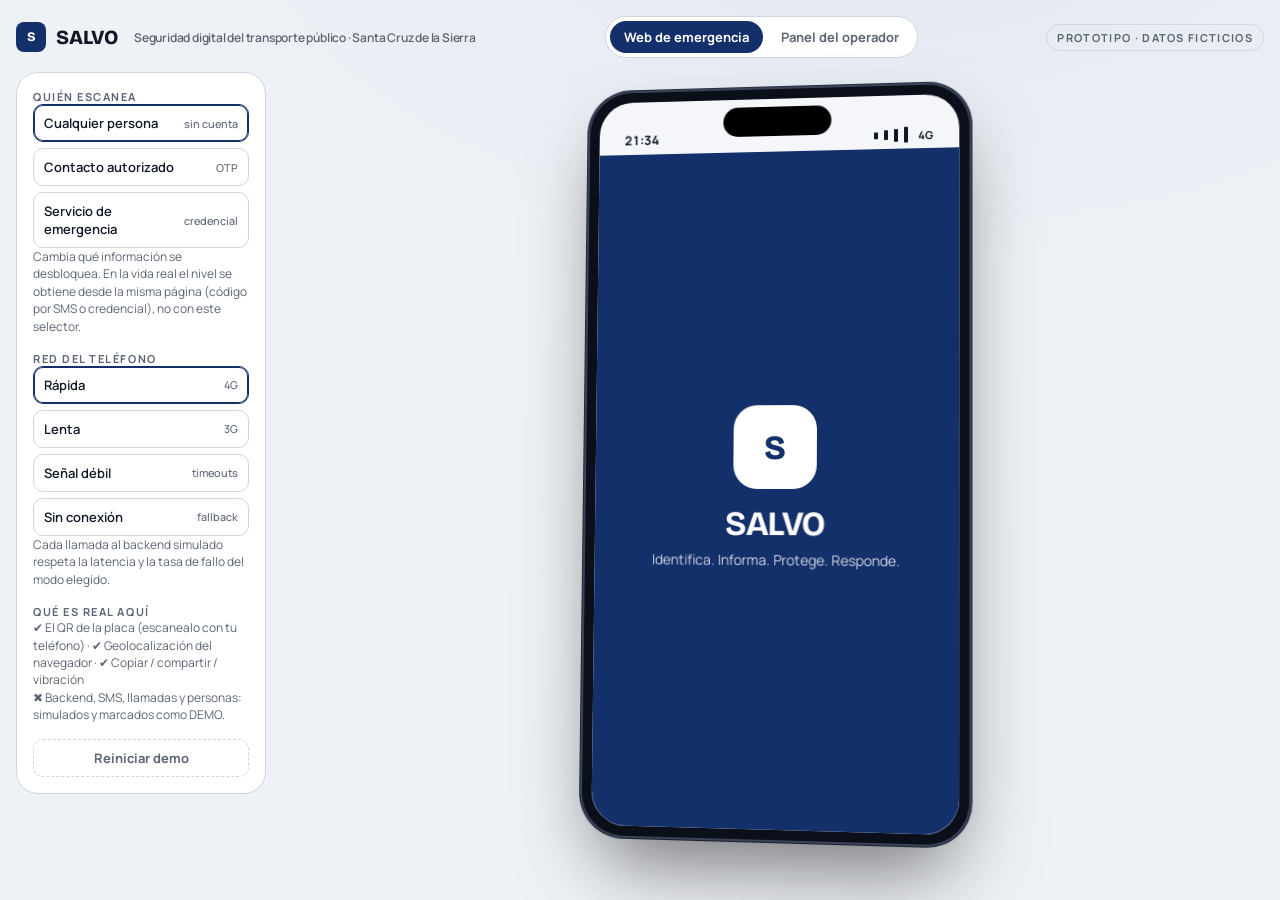
<file: prototype/index.html>
<!doctype html>
<html lang="es-BO">
<head>
<meta charset="utf-8">
<meta name="viewport" content="width=device-width, initial-scale=1, viewport-fit=cover">
<meta name="theme-color" content="#14306B">
<link rel="manifest" href="manifest.webmanifest">
<style>body{margin:0}img{max-width:100%}[hidden]{display:none!important}</style>
</head>
<body>
<title>SALVO</title>
<link rel="preconnect" href="https://fonts.googleapis.com">
<link rel="stylesheet" href="https://fonts.googleapis.com/css2?family=Bricolage+Grotesque:opsz,wght@12..96,500;12..96,800&family=Manrope:wght@500;600;700;800&family=JetBrains+Mono:wght@500;600&display=swap">
<link rel="stylesheet" href="css/app.css">

<header class="topbar">
  <div class="brand"><span class="mark">S</span>SALVO <small>Seguridad digital del transporte público · Santa Cruz de la Sierra</small></div>
  <div class="view-tabs" role="tablist">
    <button role="tab" data-view="phone" aria-selected="true">Web de emergencia</button>
    <button role="tab" data-view="dashboard" aria-selected="false">Panel del operador</button>
  </div>
  <span class="demo-badge">Prototipo · datos ficticios</span>
</header>

<main class="stage" id="stage">
  <aside class="side" aria-label="Controles de la demostración">
    <div>
      <h3>Quién escanea</h3>
      <div class="seg" role="group">
        <button data-role="public" aria-pressed="true">Cualquier persona<small>sin cuenta</small></button>
        <button data-role="contact" aria-pressed="false">Contacto autorizado<small>OTP</small></button>
        <button data-role="responder" aria-pressed="false">Servicio de emergencia<small>credencial</small></button>
      </div>
      <p class="hint">Cambia qué información se desbloquea. En la vida real el nivel se obtiene desde la misma página (código por SMS o credencial), no con este selector.</p>
    </div>
    <div>
      <h3>Red del teléfono</h3>
      <div class="seg" role="group">
        <button data-net="fast" aria-pressed="true">Rápida<small>4G</small></button>
        <button data-net="slow" aria-pressed="false">Lenta<small>3G</small></button>
        <button data-net="weak" aria-pressed="false">Señal débil<small>timeouts</small></button>
        <button data-net="offline" aria-pressed="false">Sin conexión<small>fallback</small></button>
      </div>
      <p class="hint">Cada llamada al backend simulado respeta la latencia y la tasa de fallo del modo elegido.</p>
    </div>
    <div>
      <h3>Qué es real aquí</h3>
      <p class="hint">✔ El QR de la placa (escanealo con tu teléfono) · ✔ Geolocalización del navegador · ✔ Copiar / compartir / vibración<br>✖ Backend, SMS, llamadas y personas: simulados y marcados como DEMO.</p>
    </div>
    <button class="btn-reset" id="reset">Reiniciar demo</button>
  </aside>

  <section class="phone-stage">
    <div class="phone" id="phone">
      <div class="screen" id="screen">
        <div class="statusbar" id="statusbar" aria-hidden="true"></div>
        <div class="netbanner" id="netbanner" role="status"></div>
        <div class="viewport" id="viewport"></div>
      </div>
    </div>
  </section>

</main>

<section class="dash" id="dash" hidden aria-label="Panel del operador"></section>

<script>
  // La demo publicada vive en un iframe cuyo origen no es navegable desde un teléfono; el QR
  // apunta entonces a la página del Artifact. En local (localhost/file) usa la URL local.
  if (!/^(localhost|127\.0\.0\.1)$/.test(location.hostname) && location.protocol !== 'file:') {
    window.SALVO_PUBLIC_URL = 'https://claude.ai/code/artifact/7ca6c6e6-b484-4d67-a615-a10211b53c62';
  }
</script>
<script src="vendor/three-0.128.0/three.min.js"></script>
<script src="vendor/qrcode-generator-1.4.4.js"></script>
<script src="js/data.js"></script>
<script src="js/qr.js"></script>
<script src="js/map.js"></script>
<script src="js/bus3d.js"></script>
<script src="js/app.js"></script>
</body>
</html>
</file>
<file: prototype/css/app.css>
/* ============================================================
   SALVO — prototipo. Tokens: el shell de demo sigue el tema del
   visor; la PWA dentro del teléfono es CLARA por decisión (legible
   a pleno sol en la calle) y el modo emergencia es rojo/negro.
   ============================================================ */
:root {
  --stage: #eef1f6; --stage-2: #e2e7f0; --stage-ink: #101828; --stage-muted: #5b6474; --stage-line: #cfd6e2;
  --stage-panel: #ffffff; --stage-code: #0d1424; --stage-code-ink: #cfe3d9;
  --azul: #14306B; --azul-2: #1f4a9e; --verde: #0F8A5F; --verde-2: #12a36f; --rojo: #D7263D; --rojo-2: #a5142a;
  --ambar: #F2A93B; --paper: #F4F6FA; --surface: #ffffff; --ink: #101828; --muted: #5b6474; --line: #dde3ec;
  --focus: #1f4a9e;
  --font-ui: "Manrope", "Segoe UI", system-ui, -apple-system, sans-serif;
  --font-display: "Bricolage Grotesque", "Manrope", system-ui, sans-serif;
  --font-mono: "JetBrains Mono", ui-monospace, SFMono-Regular, Menlo, monospace;
  --r: 14px; --r-lg: 22px; --shadow: 0 10px 30px rgba(16,24,40,.10);
}
@media (prefers-color-scheme: dark) {
  :root:not([data-theme="light"]) {
    --stage: #0b1020; --stage-2: #111a33; --stage-ink: #e8edf7; --stage-muted: #94a0b8; --stage-line: #24304d;
    --stage-panel: #131c33; --stage-code: #070b16; --stage-code-ink: #bfe0cf;
  }
}
:root[data-theme="dark"] {
  --stage: #0b1020; --stage-2: #111a33; --stage-ink: #e8edf7; --stage-muted: #94a0b8; --stage-line: #24304d;
  --stage-panel: #131c33; --stage-code: #070b16; --stage-code-ink: #bfe0cf;
}

* { box-sizing: border-box; }
html, body { margin: 0; }
body {
  font-family: var(--font-ui); color: var(--stage-ink); background: var(--stage);
  background-image: radial-gradient(1200px 600px at 70% -10%, var(--stage-2), transparent 60%);
  min-height: 100vh; padding-inline: 16px; padding-block: 16px 32px; -webkit-font-smoothing: antialiased;
}
button { font: inherit; cursor: pointer; }
button:focus-visible, a:focus-visible, input:focus-visible, textarea:focus-visible, select:focus-visible { outline: 3px solid var(--focus); outline-offset: 2px; }
.sr-only { position: absolute; width: 1px; height: 1px; overflow: hidden; clip: rect(0 0 0 0); white-space: nowrap; }
@media (prefers-reduced-motion: reduce) { *, *::before, *::after { animation-duration: .01ms !important; transition-duration: .01ms !important; } }

/* ---------- Escenario ---------- */
.topbar { max-width: 1280px; margin: 0 auto 14px; display: flex; align-items: center; justify-content: space-between; gap: 12px; flex-wrap: wrap; }
.brand { display: flex; align-items: center; gap: 10px; font-family: var(--font-display); font-weight: 800; font-size: 20px; letter-spacing: -.01em; }
.brand .mark { width: 30px; height: 30px; border-radius: 8px; background: var(--azul); display: grid; place-items: center; color: #fff; font-size: 13px; font-weight: 800; }
.brand small { font-family: var(--font-ui); font-weight: 600; color: var(--stage-muted); font-size: 12px; margin-left: 6px; }
.demo-badge { font-size: 11px; letter-spacing: .12em; text-transform: uppercase; font-weight: 700; border: 1px solid var(--stage-line); border-radius: 999px; padding: 5px 10px; color: var(--stage-muted); }
.view-tabs { display: flex; gap: 4px; background: var(--stage-panel); border: 1px solid var(--stage-line); border-radius: 999px; padding: 4px; }
.view-tabs button { border: 0; background: transparent; color: var(--stage-muted); padding: 7px 14px; border-radius: 999px; font-weight: 700; font-size: 13px; }
.view-tabs button[aria-selected="true"] { background: var(--azul); color: #fff; }

.stage { max-width: 1280px; margin: 0 auto; display: grid; grid-template-columns: 250px 1fr; gap: 20px; align-items: start; }
@media (max-width: 1020px) { .stage { grid-template-columns: 1fr; } .side { order: 2; } }

.side { background: var(--stage-panel); border: 1px solid var(--stage-line); border-radius: var(--r-lg); padding: 16px; display: grid; gap: 16px; }
.side h3 { margin: 0; font-size: 11px; letter-spacing: .14em; text-transform: uppercase; color: var(--stage-muted); }
.seg { display: grid; gap: 6px; }
.seg button { text-align: left; border: 1px solid var(--stage-line); background: transparent; color: var(--stage-ink); border-radius: 10px; padding: 9px 10px; font-size: 13px; font-weight: 600; display: flex; justify-content: space-between; align-items: center; }
.seg button small { font-weight: 500; color: var(--stage-muted); }
.seg button[aria-pressed="true"] { border-color: var(--azul); box-shadow: inset 0 0 0 1px var(--azul); }
.side .hint { font-size: 12px; color: var(--stage-muted); line-height: 1.45; margin: 0; }
.side .btn-reset { border: 1px dashed var(--stage-line); background: transparent; color: var(--stage-muted); border-radius: 10px; padding: 9px; font-weight: 700; font-size: 13px; }

/* ---------- Teléfono ---------- */
.phone-stage { display: grid; place-items: center; perspective: 1600px; padding-block: 10px; }
.phone { width: 390px; max-width: 100%; height: 800px; max-height: 84vh; border-radius: 44px; background: #0b0f1a; padding: 12px;
  box-shadow: 0 40px 80px -20px rgba(0,0,0,.55), 0 0 0 1px #2a3245, inset 0 0 0 2px #3a4358;
  transform: rotateY(-7deg) rotateX(3deg); transition: transform .6s cubic-bezier(.2,.8,.2,1); position: relative; }
.phone:hover { transform: rotateY(0) rotateX(0); }
.phone::before { content: ""; position: absolute; top: 20px; left: 50%; transform: translateX(-50%); width: 110px; height: 30px; border-radius: 20px; background: #000; z-index: 5; }
.screen { position: relative; height: 100%; border-radius: 34px; overflow: hidden; background: var(--paper); color: var(--ink); display: flex; flex-direction: column; }
@media (max-width: 640px) {
  body { padding-inline: 0; padding-block: 0; }
  .topbar { padding: 10px 16px 8px; gap: 8px; }
  .brand small, .demo-badge { display: none; }
  .view-tabs { width: 100%; }
  .view-tabs button { flex: 1; }
  .phone-stage { perspective: none; padding: 0; }
  .phone { width: 100%; height: 100dvh; max-height: none; border-radius: 0; padding: 0; transform: none; box-shadow: none; }
  .phone::before { display: none; }
  .screen { border-radius: 0; }
}
.statusbar { height: 54px; flex: 0 0 auto; display: flex; justify-content: space-between; align-items: flex-end; padding: 0 26px 6px; font-size: 13px; font-weight: 700; font-variant-numeric: tabular-nums; }
.statusbar .net { display: flex; gap: 6px; align-items: center; }
.statusbar .net i { display: inline-block; width: 4px; background: currentColor; border-radius: 1px; }
.viewport { flex: 1; overflow-y: auto; overflow-x: hidden; -webkit-overflow-scrolling: touch; scroll-behavior: smooth; }
.viewport::-webkit-scrollbar { width: 0; }

/* Banner de conectividad */
.netbanner { display: none; background: #1f2937; color: #fff; font-size: 12px; font-weight: 600; padding: 8px 18px; align-items: center; gap: 8px; }
.netbanner.show { display: flex; }
.netbanner.slow { background: #7c4a03; }
.netbanner.offline { background: #111827; }

/* ---------- Pantallas ---------- */
.s { padding: 8px 18px 24px; display: grid; gap: 14px; animation: rise .35s cubic-bezier(.2,.8,.2,1); min-height: 100%; align-content: start; }
@keyframes rise { from { opacity: 0; transform: translateY(10px); } to { opacity: 1; transform: none; } }
.appbar { display: flex; align-items: center; gap: 10px; min-height: 40px; }
.appbar h1 { font-family: var(--font-display); font-size: 20px; margin: 0; font-weight: 800; letter-spacing: -.01em; text-wrap: balance; }
.appbar .back { border: 0; background: var(--surface); width: 38px; height: 38px; border-radius: 12px; display: grid; place-items: center; color: var(--ink); box-shadow: 0 1px 2px rgba(16,24,40,.08); }
.appbar .spacer { flex: 1; }
.eyebrow { font-size: 11px; letter-spacing: .14em; text-transform: uppercase; font-weight: 800; color: var(--muted); }
h2.big { font-family: var(--font-display); font-size: 28px; line-height: 1.05; margin: 0; letter-spacing: -.02em; text-wrap: balance; }
p.lead { font-size: 15px; line-height: 1.5; margin: 0; color: var(--muted); }
.card { background: var(--surface); border-radius: var(--r-lg); padding: 16px; box-shadow: 0 1px 2px rgba(16,24,40,.06), 0 8px 24px -16px rgba(16,24,40,.25); }
.card.tight { padding: 12px 14px; }
.kv { display: grid; grid-template-columns: 1fr auto; gap: 6px 12px; align-items: baseline; }
.kv .k { font-size: 12px; color: var(--muted); font-weight: 600; }
.kv .v { font-size: 15px; font-weight: 700; font-variant-numeric: tabular-nums; text-align: right; }
.kv .v.mono { font-family: var(--font-mono); font-weight: 600; letter-spacing: .02em; }
.row { display: flex; align-items: center; gap: 12px; }
.grow { flex: 1; min-width: 0; }
.pill { display: inline-flex; align-items: center; gap: 6px; font-size: 12px; font-weight: 800; border-radius: 999px; padding: 4px 10px; white-space: nowrap; }
.pill.ok { background: #e3f5ec; color: var(--verde); }
.pill.warn { background: #fff1d6; color: #8a5a00; }
.pill.bad { background: #fde4e7; color: var(--rojo); }
.pill.info { background: #e6eefc; color: var(--azul-2); }
.pill.lock { background: #eef0f4; color: var(--muted); }

/* Botones */
.btn { display: flex; align-items: center; justify-content: center; gap: 10px; width: 100%; border: 0; border-radius: 16px; padding: 16px 18px; font-weight: 800; font-size: 16px; letter-spacing: -.005em; transition: transform .08s ease, box-shadow .2s; min-height: 56px; }
.btn:active { transform: scale(.98); }
.btn.primary { background: var(--azul); color: #fff; box-shadow: 0 10px 24px -10px rgba(20,48,107,.6); }
.btn.green { background: var(--verde); color: #fff; box-shadow: 0 10px 24px -10px rgba(15,138,95,.6); }
.btn.danger { background: var(--rojo); color: #fff; box-shadow: 0 12px 28px -10px rgba(215,38,61,.65); }
.btn.ghost { background: var(--surface); color: var(--ink); box-shadow: 0 1px 2px rgba(16,24,40,.08); }
.btn.line { background: transparent; color: var(--azul); border: 2px solid var(--line); }
.btn.sm { min-height: 44px; padding: 10px 14px; font-size: 14px; border-radius: 12px; }
.btn.left { justify-content: flex-start; }
.btn .ico { width: 26px; height: 26px; flex: 0 0 auto; }
.btn .sub { font-weight: 600; font-size: 12px; opacity: .8; display: block; }
.btn .txt { text-align: left; flex: 1; }
.actions { display: grid; gap: 10px; }
.actions.two { grid-template-columns: 1fr 1fr; }

/* Splash */
.splash { height: 100%; display: grid; place-items: center; background: var(--azul); color: #fff; text-align: center; }
.splash .logo { width: 84px; height: 84px; border-radius: 24px; background: #fff; color: var(--azul); display: grid; place-items: center; font-family: var(--font-display); font-weight: 800; font-size: 34px; margin: 0 auto 14px; animation: pop .6s cubic-bezier(.2,.8,.2,1); }
@keyframes pop { from { transform: scale(.6); opacity: 0; } to { transform: none; opacity: 1; } }
.splash h1 { font-family: var(--font-display); font-size: 34px; margin: 0; letter-spacing: -.02em; }
.splash p { margin: 6px 0 0; opacity: .8; font-size: 14px; }

/* Home */
.hero-scan { background: linear-gradient(160deg, var(--azul), var(--azul-2)); color: #fff; border-radius: var(--r-lg); padding: 22px 18px; display: grid; gap: 14px; position: relative; overflow: hidden; }
.hero-scan::after { content: ""; position: absolute; right: -40px; top: -40px; width: 160px; height: 160px; border-radius: 50%; border: 22px solid rgba(255,255,255,.08); }
.hero-scan h2 { font-family: var(--font-display); font-size: 26px; margin: 0; line-height: 1.05; letter-spacing: -.02em; }
.hero-scan p { margin: 0; opacity: .85; font-size: 14px; line-height: 1.45; }
.hero-scan .btn { background: #fff; color: var(--azul); }
.tiles { display: grid; grid-template-columns: 1fr 1fr; gap: 10px; }
.tile { background: var(--surface); border-radius: var(--r); padding: 14px; display: grid; gap: 6px; border: 0; text-align: left; color: var(--ink); box-shadow: 0 1px 2px rgba(16,24,40,.06); }
.tile b { font-size: 14px; }
.tile span { font-size: 12px; color: var(--muted); }
.empty { text-align: center; color: var(--muted); font-size: 13px; padding: 18px; border: 1px dashed var(--line); border-radius: var(--r); }

/* Escaneo */
.scan { height: 100%; background: #05070d; color: #fff; display: grid; grid-template-rows: auto 1fr auto; }
.scan .cam { position: relative; overflow: hidden; display: grid; place-items: center; background:
  radial-gradient(500px 300px at 50% 40%, #2a3448, #0a0d16 70%); }
.scan .plate-mini { transform: scale(.78) rotate(-2deg); filter: drop-shadow(0 20px 30px rgba(0,0,0,.6)); transition: transform .5s; }
.scan.locked .plate-mini { transform: scale(.82) rotate(0); }
.reticle { position: absolute; inset: 14% 12%; pointer-events: none; }
.reticle i { position: absolute; width: 34px; height: 34px; border: 4px solid #fff; border-radius: 4px; transition: all .4s cubic-bezier(.2,.8,.2,1); }
.reticle i:nth-child(1) { top: 0; left: 0; border-right: 0; border-bottom: 0; }
.reticle i:nth-child(2) { top: 0; right: 0; border-left: 0; border-bottom: 0; }
.reticle i:nth-child(3) { bottom: 0; left: 0; border-right: 0; border-top: 0; }
.reticle i:nth-child(4) { bottom: 0; right: 0; border-left: 0; border-top: 0; }
.scan.locked .reticle { inset: 20% 16%; }
.scan.locked .reticle i { border-color: var(--verde-2); box-shadow: 0 0 20px rgba(18,163,111,.7); }
.laser { position: absolute; left: 12%; right: 12%; height: 2px; background: linear-gradient(90deg, transparent, #7dffc4, transparent); top: 16%; animation: sweep 1.6s ease-in-out infinite; box-shadow: 0 0 14px #7dffc4; }
@keyframes sweep { 0%,100% { top: 16%; } 50% { top: 82%; } }
.scan.locked .laser { display: none; }
.scan .msg { padding: 10px 18px 22px; text-align: center; display: grid; gap: 6px; }
.scan .msg b { font-size: 15px; }
.scan .msg span { font-size: 13px; opacity: .7; }
.checkburst { position: absolute; width: 96px; height: 96px; border-radius: 50%; background: var(--verde-2); display: grid; place-items: center; animation: pop .45s cubic-bezier(.2,.8,.2,1); box-shadow: 0 0 0 12px rgba(18,163,111,.25), 0 0 60px rgba(18,163,111,.6); }

/* Identificado */
.idband { background: var(--verde); color: #fff; border-radius: var(--r-lg); padding: 14px 16px; display: flex; align-items: center; gap: 12px; }
.idband .ck { width: 34px; height: 34px; border-radius: 50%; background: #fff; color: var(--verde); display: grid; place-items: center; flex: 0 0 auto; }
.idband b { font-family: var(--font-display); font-size: 17px; letter-spacing: .02em; display: block; line-height: 1.1; }
.idband span { font-size: 12px; opacity: .9; }
.vehicle-hero { position: relative; border-radius: var(--r-lg); overflow: hidden; background: linear-gradient(180deg, #e9eef8, #f6f8fc); height: 170px; }
.vehicle-hero canvas { width: 100% !important; height: 100% !important; display: block; }
.vehicle-hero .tag { position: absolute; left: 12px; top: 12px; }
.vehicle-hero .line-chip { position: absolute; right: 12px; top: 12px; font-family: var(--font-display); font-weight: 800; font-size: 26px; letter-spacing: -.02em; color: var(--azul); background: rgba(255,255,255,.8); backdrop-filter: blur(6px); padding: 2px 12px; border-radius: 12px; line-height: 1.2; }
.vehicle-hero .line-chip small { display: block; font-family: var(--font-ui); font-size: 10px; letter-spacing: .14em; text-transform: uppercase; color: var(--muted); }
.driver-row { display: flex; gap: 12px; align-items: center; }
.avatar { width: 48px; height: 48px; border-radius: 14px; background: #dfe6f3; color: var(--azul); display: grid; place-items: center; font-weight: 800; font-family: var(--font-display); flex: 0 0 auto; }
.driver-row b { display: block; font-size: 15px; }
.driver-row span { font-size: 12px; color: var(--muted); }
.mapcard { border-radius: var(--r-lg); overflow: hidden; background: var(--surface); box-shadow: 0 1px 2px rgba(16,24,40,.06); }
.mapcard svg { display: block; width: 100%; height: auto; }
.mapcard .foot { padding: 10px 14px; display: flex; justify-content: space-between; gap: 10px; font-size: 12px; color: var(--muted); align-items: center; }
.mapcard .foot b { color: var(--ink); font-size: 13px; }
.pulse { transform-origin: center; animation: pulse 1.8s ease-out infinite; }
@keyframes pulse { 0% { r: 6; opacity: .8; } 100% { r: 30; opacity: 0; } }
.legalnote { font-size: 11px; color: var(--muted); line-height: 1.45; }

/* Emergencia */
.emergency { min-height: 100%; background: #16050a; color: #fff; padding: 12px 18px 24px; display: grid; gap: 14px; align-content: start; animation: none; }
.emergency .top { display: flex; align-items: center; justify-content: space-between; }
.emergency .top button { border: 0; background: rgba(255,255,255,.12); color: #fff; padding: 8px 12px; border-radius: 10px; font-weight: 700; font-size: 13px; }
.emergency h1 { font-family: var(--font-display); font-size: 34px; margin: 0; letter-spacing: -.01em; line-height: 1; display: flex; align-items: center; gap: 10px; }
.emergency h1 .dot { width: 18px; height: 18px; border-radius: 50%; background: var(--rojo); box-shadow: 0 0 0 0 rgba(215,38,61,.7); animation: beacon 1.2s infinite; }
@keyframes beacon { 0% { box-shadow: 0 0 0 0 rgba(215,38,61,.7); } 100% { box-shadow: 0 0 0 18px rgba(215,38,61,0); } }
.emergency .fact { background: rgba(255,255,255,.08); border-radius: 16px; padding: 14px 16px; display: grid; gap: 4px; }
.emergency .fact b { font-size: 20px; font-family: var(--font-display); }
.emergency .fact span { font-size: 13px; opacity: .8; }
.emergency .btn { min-height: 66px; font-size: 18px; }
.emergency .btn .txt { text-align: center; }
.emergency .btn.white { background: #fff; color: #16050a; }
.emergency .btn.outline { background: transparent; border: 2px solid rgba(255,255,255,.35); color: #fff; }
.emergency .num { display: flex; justify-content: space-between; align-items: center; background: rgba(255,255,255,.08); border-radius: 14px; padding: 12px 14px; text-decoration: none; color: #fff; }
.emergency .num b { font-family: var(--font-mono); font-size: 24px; }
.emergency .num span { font-size: 13px; opacity: .85; }

/* Formularios */
.choices { display: grid; grid-template-columns: 1fr 1fr; gap: 8px; }
.choice { border: 2px solid var(--line); background: var(--surface); border-radius: 14px; padding: 12px 10px; font-weight: 700; font-size: 14px; display: flex; flex-direction: column; align-items: flex-start; gap: 6px; color: var(--ink); min-height: 64px; }
.choice[aria-pressed="true"] { border-color: var(--azul); background: #e9effb; }
.choice svg { width: 22px; height: 22px; }
.field { display: grid; gap: 6px; }
.field label { font-size: 12px; font-weight: 700; color: var(--muted); }
.field input, .field textarea, .field select { font: inherit; font-size: 15px; padding: 12px 14px; border-radius: 12px; border: 2px solid var(--line); background: var(--surface); color: var(--ink); width: 100%; }
.field textarea { min-height: 88px; resize: vertical; }
.toggle { display: flex; align-items: center; justify-content: space-between; gap: 12px; background: var(--surface); border-radius: 14px; padding: 12px 14px; }
.toggle b { font-size: 14px; display: block; }
.toggle span { font-size: 12px; color: var(--muted); }
.switch { width: 46px; height: 28px; border-radius: 999px; background: #cfd6e2; border: 0; position: relative; flex: 0 0 auto; transition: background .2s; }
.switch::after { content: ""; position: absolute; top: 3px; left: 3px; width: 22px; height: 22px; border-radius: 50%; background: #fff; transition: left .2s; box-shadow: 0 1px 3px rgba(0,0,0,.3); }
.switch[aria-checked="true"] { background: var(--verde); }
.switch[aria-checked="true"]::after { left: 21px; }
.warnbox { background: #fff4d6; border: 1px solid #f3d489; color: #6b4600; border-radius: 14px; padding: 12px 14px; font-size: 13px; line-height: 1.45; display: flex; gap: 10px; }
.warnbox.red { background: #fde4e7; border-color: #f5b2bb; color: #7a1020; }
.warnbox b { display: block; font-size: 14px; margin-bottom: 2px; }

/* Geolocalización */
.geo { display: grid; gap: 10px; }
.geo .ring { width: 92px; height: 92px; border-radius: 50%; margin: 6px auto; border: 6px solid #dfe6f3; border-top-color: var(--azul); animation: spin 1s linear infinite; }
@keyframes spin { to { transform: rotate(360deg); } }
.geo .ring.done { border-color: var(--verde); animation: none; display: grid; place-items: center; color: var(--verde); }
.acc { font-family: var(--font-mono); font-size: 12px; color: var(--muted); text-align: center; }

/* Incidente */
.incid { background: var(--ink); color: #fff; border-radius: var(--r-lg); padding: 16px; display: grid; gap: 6px; }
.incid .id { font-family: var(--font-mono); font-size: 22px; letter-spacing: .04em; font-weight: 600; }
.incid .eyebrow { color: rgba(255,255,255,.65); }
.timeline { display: grid; gap: 0; }
.tl { display: grid; grid-template-columns: 26px 1fr; gap: 10px; align-items: start; padding-block: 8px; position: relative; }
.tl::before { content: ""; position: absolute; left: 12px; top: 26px; bottom: -8px; width: 2px; background: var(--line); }
.tl:last-child::before { display: none; }
.tl .dot { width: 26px; height: 26px; border-radius: 50%; display: grid; place-items: center; background: var(--line); color: #fff; font-size: 12px; font-weight: 800; }
.tl.on .dot { background: var(--c, var(--azul)); box-shadow: 0 0 0 4px color-mix(in srgb, var(--c, var(--azul)) 20%, transparent); }
.tl.done .dot { background: var(--c, var(--azul)); opacity: .7; }
.tl b { font-size: 14px; display: block; }
.tl span { font-size: 12px; color: var(--muted); font-variant-numeric: tabular-nums; }
.tl.on b { color: var(--c, var(--azul)); }
.statepill { display: inline-flex; gap: 8px; align-items: center; padding: 6px 12px; border-radius: 999px; font-weight: 800; font-size: 13px; color: #fff; background: var(--c); }
.contactline { display: flex; align-items: center; gap: 10px; padding: 10px 0; border-top: 1px solid var(--line); font-size: 13px; }
.contactline:first-of-type { border-top: 0; }
.contactline .st { margin-left: auto; }

/* Perfil / niveles */
.levels { display: grid; gap: 8px; }
.level { border-radius: 14px; padding: 12px 14px; background: var(--surface); display: grid; grid-template-columns: 1fr auto; gap: 4px 10px; align-items: center; border: 2px solid transparent; }
.level.cur { border-color: var(--azul); }
.level b { font-size: 14px; }
.level span { font-size: 12px; color: var(--muted); grid-column: 1 / -1; }
.medgrid { display: grid; grid-template-columns: 1fr 1fr; gap: 8px; }
.med { background: var(--surface); border-radius: 14px; padding: 12px; display: grid; gap: 2px; }
.med .k { font-size: 11px; letter-spacing: .1em; text-transform: uppercase; color: var(--muted); font-weight: 800; }
.med .v { font-size: 17px; font-weight: 800; }
.med.wide { grid-column: 1 / -1; }
.blur { filter: blur(6px); user-select: none; pointer-events: none; }
.locked { position: relative; }
.locked .lockmsg { position: absolute; inset: 0; display: grid; place-items: center; text-align: center; padding: 16px; font-size: 13px; font-weight: 700; }

/* Placa QR física */
.plate { width: 300px; aspect-ratio: 3 / 4.2; border-radius: 18px; background: var(--azul); color: #fff; padding: 18px; display: grid; grid-template-rows: auto 1fr auto auto; gap: 10px; text-align: center; box-shadow: inset 0 0 0 6px #fff, inset 0 0 0 8px var(--azul), 0 30px 60px -20px rgba(0,0,0,.5); position: relative; }
.plate.small { width: 210px; padding: 12px; gap: 6px; border-radius: 12px; box-shadow: inset 0 0 0 4px #fff, inset 0 0 0 6px var(--azul); }
.plate .top { font-family: var(--font-display); font-weight: 800; letter-spacing: .06em; font-size: 22px; line-height: 1; padding-top: 6px; }
.plate.small .top { font-size: 15px; }
.plate .qrbox { background: #fff; border-radius: 12px; padding: 10px; display: grid; place-items: center; }
.plate .qrbox svg { width: 100%; height: auto; display: block; }
.plate .cap { font-size: 11px; letter-spacing: .12em; font-weight: 800; line-height: 1.35; }
.plate.small .cap { font-size: 8px; }
.plate .serial { font-family: var(--font-mono); font-size: 11px; opacity: .85; display: flex; justify-content: space-between; padding: 0 2px; }
.plate.small .serial { font-size: 8px; }
.plate .band { position: absolute; left: 0; right: 0; bottom: 0; height: 6px; background: var(--rojo); border-radius: 0 0 18px 18px; }
.plate .redstrip { background: var(--rojo); border-radius: 8px; padding: 6px 8px; font-size: 11px; font-weight: 800; letter-spacing: .1em; }
.plate.small .redstrip { font-size: 8px; padding: 4px 6px; }

.hotspots { display: grid; gap: 8px; }
.hotspot { display: grid; grid-template-columns: 30px 1fr auto; gap: 10px; align-items: center; background: var(--surface); border-radius: 14px; padding: 10px 12px; border: 2px solid transparent; text-align: left; color: var(--ink); }
.hotspot[aria-pressed="true"] { border-color: var(--azul); }
.hotspot .n { width: 30px; height: 30px; border-radius: 50%; background: var(--azul); color: #fff; display: grid; place-items: center; font-weight: 800; font-size: 13px; }
.hotspot b { font-size: 13px; display: block; }
.hotspot span { font-size: 12px; color: var(--muted); }
.score { font-family: var(--font-mono); font-size: 12px; font-weight: 700; }

/* Conductor */
.drv-status { display: grid; gap: 8px; text-align: center; padding: 18px; border-radius: var(--r-lg); background: var(--surface); }
.drv-status .big { font-family: var(--font-display); font-size: 30px; font-weight: 800; letter-spacing: -.02em; }
.drv-status .timer { font-family: var(--font-mono); font-size: 14px; color: var(--muted); }
.sos { width: 150px; height: 150px; border-radius: 50%; margin: 6px auto; border: 0; background: radial-gradient(circle at 35% 30%, #ff5e73, var(--rojo) 60%, var(--rojo-2)); color: #fff; font-family: var(--font-display); font-weight: 800; font-size: 30px; letter-spacing: .04em; box-shadow: 0 20px 40px -14px rgba(215,38,61,.8), inset 0 -8px 20px rgba(0,0,0,.2); }
.sos:active { transform: scale(.96); }
.sos small { display: block; font-family: var(--font-ui); font-size: 11px; letter-spacing: .1em; font-weight: 700; opacity: .9; }

/* Toast / sheet */
.toast { position: absolute; left: 18px; right: 18px; bottom: 22px; background: var(--ink); color: #fff; padding: 12px 14px; border-radius: 14px; font-size: 13px; font-weight: 700; box-shadow: 0 12px 30px rgba(0,0,0,.3); animation: rise .3s; z-index: 20; display: flex; gap: 10px; align-items: center; }
.toast.ok { background: var(--verde); }
.haptic { animation: haptic .3s; }
@keyframes haptic { 0%,100% { transform: translateX(0); } 25% { transform: translateX(-3px); } 75% { transform: translateX(3px); } }
.skeleton { background: linear-gradient(90deg, #e6eaf1 25%, #f3f5f9 50%, #e6eaf1 75%); background-size: 200% 100%; animation: shimmer 1.2s infinite; border-radius: 10px; min-height: 16px; }
@keyframes shimmer { to { background-position: -200% 0; } }

/* ---------- Dashboard operador ---------- */
.dash { max-width: 1280px; margin: 0 auto; display: grid; gap: 16px; }
.dash .kpis { display: grid; grid-template-columns: repeat(auto-fit, minmax(150px, 1fr)); gap: 10px; }
.kpi { background: var(--stage-panel); border: 1px solid var(--stage-line); border-radius: 16px; padding: 14px; display: grid; gap: 4px; }
.kpi .k { font-size: 11px; letter-spacing: .12em; text-transform: uppercase; color: var(--stage-muted); font-weight: 800; }
.kpi .v { font-family: var(--font-display); font-size: 28px; font-weight: 800; letter-spacing: -.02em; font-variant-numeric: tabular-nums; }
.kpi .d { font-size: 12px; color: var(--stage-muted); }
.dash .grid { display: grid; grid-template-columns: 1.4fr 1fr; gap: 16px; }
@media (max-width: 900px) { .dash .grid { grid-template-columns: 1fr; } }
.panel { background: var(--stage-panel); border: 1px solid var(--stage-line); border-radius: 18px; padding: 14px; display: grid; gap: 10px; }
.panel h3 { margin: 0; font-size: 14px; display: flex; justify-content: space-between; align-items: center; }
.panel svg { width: 100%; height: auto; display: block; border-radius: 12px; }
.tbl { width: 100%; border-collapse: collapse; font-size: 13px; }
.tbl th { text-align: left; font-size: 11px; letter-spacing: .1em; text-transform: uppercase; color: var(--stage-muted); padding: 6px 8px; border-bottom: 1px solid var(--stage-line); }
.tbl td { padding: 8px; border-bottom: 1px solid var(--stage-line); font-variant-numeric: tabular-nums; }
.tbl td.mono { font-family: var(--font-mono); font-size: 12px; }
.tblwrap { overflow-x: auto; }
.alert { display: flex; gap: 10px; align-items: flex-start; padding: 10px; border-radius: 12px; background: color-mix(in srgb, var(--c) 12%, transparent); border-left: 4px solid var(--c); font-size: 13px; }
.alert b { display: block; }
.alert span { color: var(--stage-muted); font-size: 12px; }
</file>
